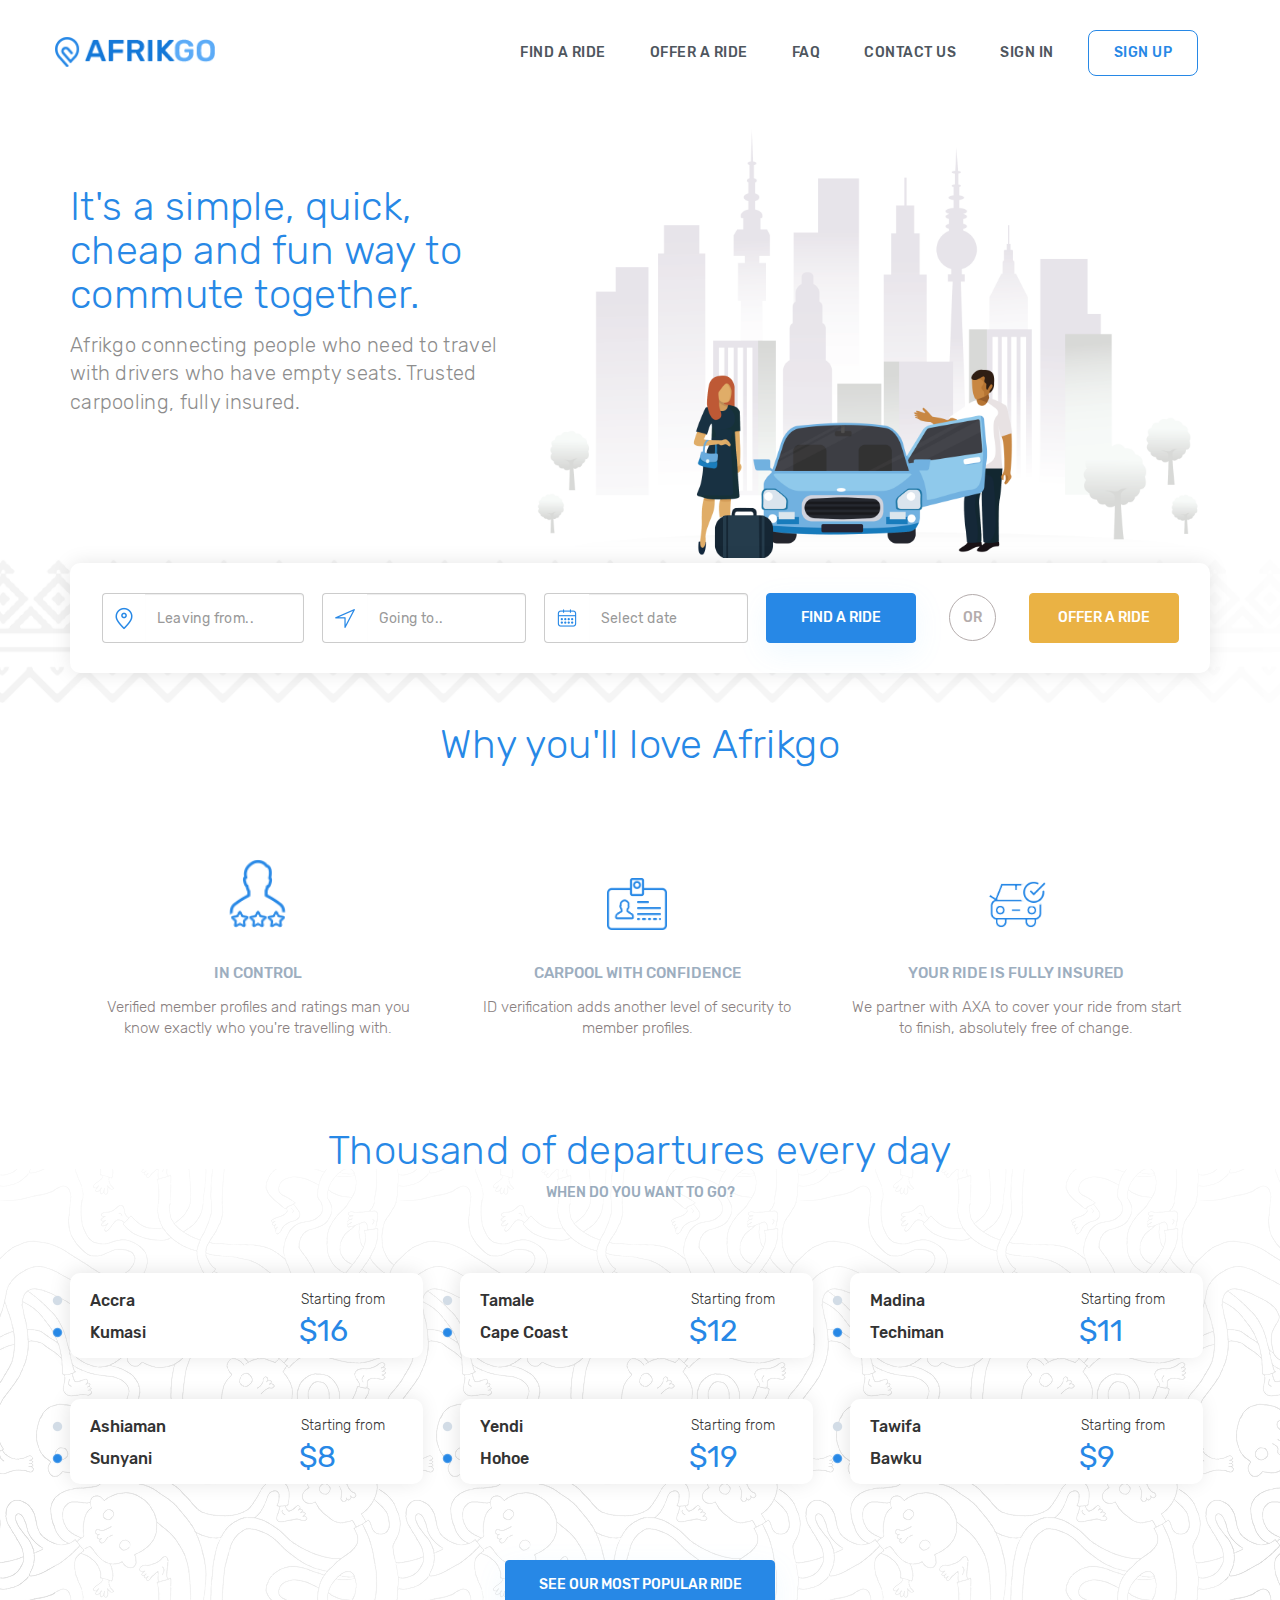
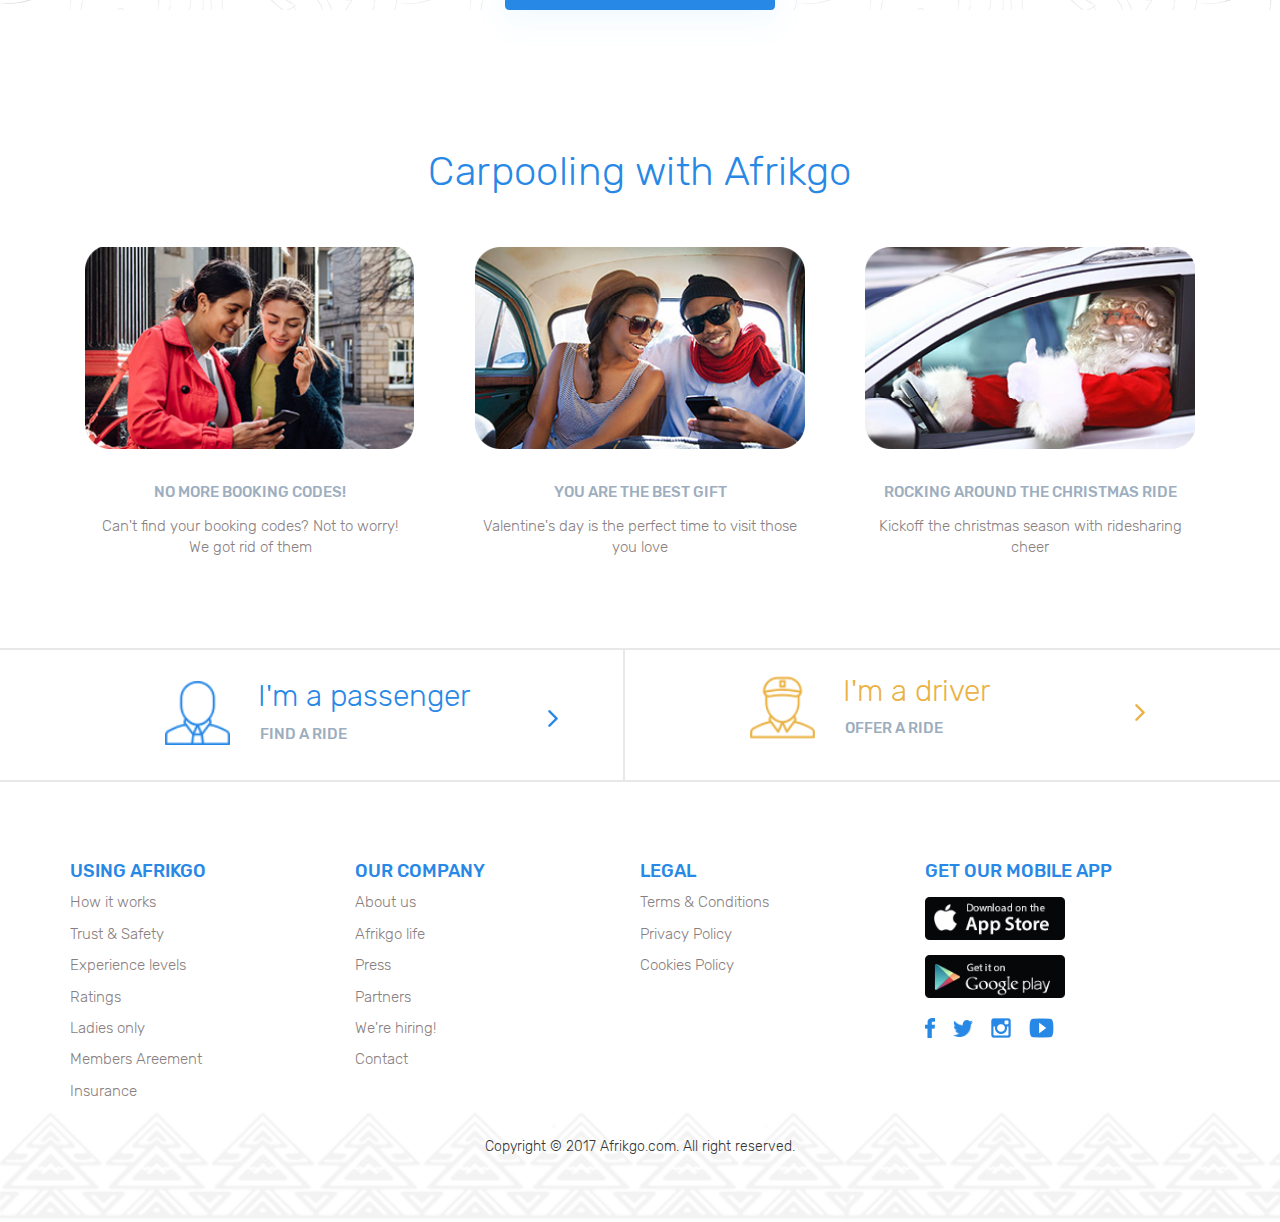
<file: index.html>
<!DOCTYPE html>
<html lang="en">
    <head>    
        <title>AFRIKGO | Index</title>
        
        <!-- Meta Tags -->
        <meta http-equiv="Content-Type" content="text/html; charset=UTF-8" />
        <meta name="description" content="">
        <meta name="keywords" content="">
        <meta name="author" content="">
        <meta name="viewport" content="width=device-width, initial-scale=1">
        
        <!-- Icon -->
        <link rel="shortcut icon" href="images/icons/logo2.png">
        <link rel="icon" sizes="130x128" href="images/icons/logo2.png">
        <link rel="apple-touch-icon" sizes="130x128" href="images/icons/logo2.png">
        
        <!-- Stylesheets -->
        <link rel="stylesheet" type="text/css" href="vendor/bootstrap-3.3.7/css/bootstrap.min.css">
        <link rel="stylesheet" type="text/css" href="css/main.css">
        
    </head>
    <body>
        
        <!-- Header content, like navbar menu, hero, slider, etc -->
        <header>
				<div class="container">
					<!-- Menu Atas -->
					<div class="row">
					  <nav class="navbar navbar-default nav-menu nav-top">
						<!-- Brand and toggle get grouped for better mobile display -->
						<div class="navbar-header">
						  <button type="button" class="navbar-toggle collapsed" data-toggle="collapse" data-target="#bs-example-navbar-collapse-1" aria-expanded="false">
							<span class="sr-only">Toggle navigation</span>
							<span class="icon-bar"></span>
							<span class="icon-bar"></span>
							<span class="icon-bar"></span>
						  </button>
							<!-- Styling logo -->
							<img src="images/icons/logo.png" class="img-responsive logo" width="160" height="40" alt="Afrikgo Logo">
						</div>

						<!-- Collect the nav links, forms, and other content for toggling -->
						<div class="collapse navbar-collapse" id="bs-example-navbar-collapse-1">
						  <ul class="nav navbar-nav navbar-menu navbar-right">
							<li><a href="#">FIND A RIDE</a></li>
							<li><a href="#">OFFER A RIDE</a></li>
							<li><a href="#">FAQ</a></li>
							<li><a href="#">CONTACT US</a></li>
							<li><a href="#">SIGN IN</a></li>
							<li><a href="#" class="nav-button hidden-xs">SIGN UP</a></li>
						  </ul>
						</div><!-- /.navbar-collapse -->
						<a href="#" class="nav-button visible-xs">SIGN UP</a>
					  </nav>
					</div>
					
					<!-- Title Page -->
					<div class="row">
						<div class="col-xs-12">
							<div class="headline">
							  <h2 class="title">It's a simple, quick, cheap and fun way to commute together.</h2>
							  <p class="caption">Afrikgo connecting people who need to travel with drivers who have empty seats. Trusted carpooling, fully insured.</p>
							</div>
							<img src="images/photos/ilu.png" class="img-header img-responsive" width="40" height="40" alt="Header Images">
					  </div>
					</div>
				</div>
				<!-- Input Box -->
				<div class="img-back">
					<div class="container">
						<div class="row">
							<div class="col-xs-12">
								<div class="input-box input-back">
									<form class="form-inline">
										<div class="input-group">
										  <span class="input-group-addon" id="basic-addon1"><img src="images/icons/map.png"></span>
										  <input type="text" class="form-control" placeholder="Leaving from.." aria-describedby="basic-addon1">
										</div>
										<div class="input-group">
										  <span class="input-group-addon" id="basic-addon1"><img src="images/icons/send.png"></span>
										  <input type="text" class="form-control" placeholder="Going to.." aria-describedby="basic-addon1">
										</div>
										<div class="input-group">
										  <span class="input-group-addon" id="basic-addon1"><img src="images/icons/date.png"></span>
										  <input type="text" class="form-control" placeholder="Select date" aria-describedby="basic-addon1">
										</div>
											<input type="submit" class="btn btn-blue" value="FIND A RIDE">
												<i class="circle">OR</i>
											<div class="circle-border">	
												<input type="submit" class="btn btn-orange" value="OFFER A RIDE">
											</div>
									</form>
								</div>
						  </div>
						</div>
					</div>
				</div>
		</header> 
        
        <!-- Section content, like gallery, testimonial, contact form, etc -->
        <section>
			<div class="container">
				<div class="row">
					<div class="col-xs-12">
						<div class="title-item">
						  <h2 class="title">Why you'll love Afrikgo</h2>
						</div>
					</div>
				</div>
				
				<!-- List Item -->
				<div class="row">
					<div class="col-xs-12">
						<div class="item">
							<img src="images/icons/shape1.png" width="60" height="40" alt="IN CONTROL" class="img-responsive content-img">
							<h6>IN CONTROL</h6>
							<p>Verified member profiles and ratings man you know exactly who you're travelling with.</p>
						</div>
						<div class="item">
							<img src="images/icons/shape2.png" width="60" height="40" alt="CARPOOL WITH CONFIDENCE" class="img-responsive content-img">
							<h6>CARPOOL WITH CONFIDENCE</h6>
							<p>ID verification adds another level of security to member profiles.</p>
						</div>
						<div class="item">
							<img src="images/icons/shape3.png" width="60" height="40" alt="YOUR RIDE IS FULLY INSURED" class="img-responsive content-img">
							<h6>YOUR RIDE IS FULLY INSURED</h6>
							<p>We partner with AXA to cover your ride from start to finish, absolutely free of change.</p>
						</div>
					</div>
				</div>
			</div>
			
			<div class="panel-content panel-second">
				<div class="container">
					<div class="row">
						<div class="col-xs-12">
							<div class="title-item title-second">
							  <h2 class="title">Thousand of departures every day</h2>
							  <p> WHEN DO YOU WANT TO GO?</p>
							</div>
						</div>
						<div class="panel-back">
							<div class="col-lg-4 list-panel">
								<div class="media-content">
									<li class="list-content-1">Accra</li>
									<p>Starting from</p>
									<li class="list-content-2">Kumasi</li>
									<h2>$16</h2>
								</div>
								<div class="media-content">
									<li class="list-content-1">Ashiaman</li>
									<p>Starting from</p>
									<li class="list-content-2">Sunyani</li>
									<h2>$8</h2>
								</div>
							</div>
							<div class="col-lg-4 list-panel">
									<div class="media-content">
											<li class="list-content-1">Tamale</li>
											<p>Starting from</p>
											<li class="list-content-2">Cape Coast</li>
											<h2>$12</h2>
									</div>
									<div class="media-content">
											<li class="list-content-1">Yendi</li>
											<p>Starting from</p>
											<li class="list-content-2">Hohoe</li>
											<h2>$19</h2>
									</div>
							</div>
							<div class="col-lg-4 list-panel">
									<div class="media-content">
											<li class="list-content-1">Madina</li>
											<p>Starting from</p>
											<li class="list-content-2">Techiman</li>
											<h2>$11</h2>
									</div>
									<div class="media-content">
											<li class="list-content-1">Tawifa</li>
											<p>Starting from</p>
											<li class="list-content-2">Bawku</li>
											<h2>$9</h2>
									</div>
								</div>
							</div>
							<div class="panel-button">
								<button class="btn btn-blue button">SEE OUR MOST POPULAR RIDE</button>
							</div>
					</div>
				</div>
			</div>
			
			<!-- Thumbnail -->
			<div class="container">
				<div class="row">
					<div class="col-xs-12">
						<div class="title-item title-third">
						  <h2 class="title">Carpooling with Afrikgo</h2>
						</div>
					</div>
					<div class="col-lg-4">
						<div class="item-2 img-responsive">
							<img src="images/photos/img1.png"  width="330" height="40" alt="Thumbnail" class="img-responsive content-img">
							<h6>NO MORE BOOKING CODES!</h6>
							<p>Can't find your booking codes? Not to worry! We got rid of them</p>
						</div>
					</div>
					<div class="col-lg-4">
						<div class="item-2 img-responsive">
							<img src="images/photos/img2.png" width="330" height="40" alt="Thumbnail" class="img-responsive content-img">
							<h6>YOU ARE THE BEST GIFT  </h6>
							<p>Valentine's day is the perfect time to visit those you love</p>
						</div>
					</div>
					<div class="col-lg-4">
						<div class="item-2 img-responsive">
							<img src="images/photos/img3.png" width="330" height="40" alt="Thumbnail" class="img-responsive content-img">
							<h6>ROCKING AROUND THE CHRISTMAS RIDE</h6>
							<p>Kickoff the christmas season with ridesharing cheer</p>
						</div>
					</div>
				</div>
			</div>
			
			<div class="media-inline customer">
				<div class="container">
					<div class="row">
						<div class=" col-lg-6">
								<div class="media-object img-responsive">
									<img src="images/icons/passenger.png" width="65" height="40" alt="Passenger" class="img-responsive content-img">
									<p>I'm a passenger</p>
									<h2>FIND A RIDE</h2>
									<img src="images/icons/arrow1.png"  alt="Arrow 1" class="img-responsive arrow content-img">
								</div>
						</div>
						<div class=" col-lg-6">
								<div class="media-object no-border img-responsive">
									<img src="images/icons/driver.png"  width="65" height="40" alt="Driver" class="img-responsive content-img">
									<h3>I'm a driver</h3>
									<h2>OFFER A RIDE</h2>
									<img src="images/icons/arrow2.png"  alt="Arrow 2" class="img-responsive arrow content-img">
								</div>
						</div>
					</div>
				</div>
			</div>
		</section>
		
        
        <!-- Footer content, like bottom navbar menu, copyright, etc -->
        <footer>
			<div class="container footer">
				<div class="row">
					<div class="col-xs-12">
						<div class="list-footer">
							<h4>USING AFRIKGO</h4>
							<p>How it works</p>
							<p>Trust & Safety</p>
							<p>Experience levels</p>
							<p>Ratings</p>
							<p>Ladies only</p>
							<p>Members Areement</p>
							<p>Insurance</p>
						</div>
						<div class="list-footer">
							<h4>OUR COMPANY</h4>
							<p>About us</p>
							<p>Afrikgo life</p>
							<p>Press</p>
							<p>Partners</p>
							<p>We're hiring!</p>
							<p>Contact</p>
						</div>
						<div class="list-footer">
							<h4>LEGAL</h4>
							<p>Terms & Conditions</p>
							<p>Privacy Policy</p>
							<p>Cookies Policy</p>
						</div>
						<div class="list-footer">
							<h4>GET OUR MOBILE APP</h4>
							<img src="images/photos/app.png" width="140" height="40" alt="App Store" class="img-responsive get-app">
							<img src="images/photos/play.png" width="140" height="40" alt="Play Store" class="img-responsive get-app">
							<img src="images/icons/facebook.png" width="10" height="10" alt="facebook" class="img-responsive sosial-icon">
							<img src="images/icons/twitter.png" width="20" height="10" alt="twitter" class="img-responsive sosial-icon">
							<img src="images/icons/instagram.png" width="20" height="10" alt="instagram" class="img-responsive sosial-icon">
							<img src="images/icons/youtube.png" width="25" height="10" alt="youtube" class="img-responsive sosial-icon">
						</div>
					</div>
				</div>
			</div>
			
			<!-- Copyright -->
			<div class="footer-back">
				<div class="container">
					<div class="row">
						<div class="col-xs-12">
							<p class="copyright">Copyright &copy; 2017 Afrikgo.com. All right reserved.</p>
						</div>
					</div>
				</div>
			</div>
		</footer>
        
        
        <!-- Javascript -->
        <!-- JQuery -->
        <script type="text/javascript" src="vendor/jquery.3.2.1/jquery.min.js"></script>
        
        <!-- Bootstrap or other framework -->
        <script type="text/javascript" src="vendor/bootstrap-3.3.7/js/bootstrap.min.js"></script>
        
        <!-- Retina (only for retina design, you can remove it if this plugin used) -->
        
        <!-- Plugin, like owl carousel, bootstrap rating, lightbox -->
        
        <!-- Your own JS code -->
        
    </body>
</html>
</file>
<file: css/main.css>
/* --- General Styles --- */

/* Font Smoothing */
html {
    text-rendering: optimizeLegibility !important;
    -webkit-font-smoothing: antialiased !important;
    -moz-font-smoothing: antialiased !important;
    font-smoothing: antialiased !important;
}

/* List */
ul{
    -webkit-padding-start: 0;
    -moz-padding-start: 0px;
    -ms-padding-start: 0px;
    -o-padding-start: 0px;
    list-style: none;
    text-align: left;
}

/* - Body - */
body{
	font-family: 'Rubik Regular';
	font-family: 'Rubik light';
	font-family: 'Rubik medium';
}

/* - Font Family - */
@font-face {
  font-family: 'Rubik Regular';
  src: url('../fonts/regular/rubikregular.eot'); /* IE9 Compat Modes */
  src: url('../fonts/regular/rubikregular.eot?#iefix') format('embedded-opentype'), /* IE6-IE8 */
       url('../fonts/regular/rubikregular.woff') format('woff'), /* Pretty Modern Browsers */
       url('../fonts/regular/rubikregular.ttf')  format('truetype'), /* Safari, Android, iOS */
       url('../fonts/regular/rubikregular.svg#rubikregular') format('svg'); /* Legacy iOS */
}
@font-face {
  font-family: 'Rubik light';
  src: url('../fonts/light/rubiklight.eot'); /* IE9 Compat Modes */
  src: url('../fonts/light/rubiklight.eot?#iefix') format('embedded-opentype'), /* IE6-IE8 */
       url('../fonts/light/rubiklight.woff') format('woff'), /* Pretty Modern Browsers */
       url('../fonts/light/rubiklight.ttf')  format('truetype'), /* Safari, Android, iOS */
       url('../fonts/light/rubiklight.svg#rubiklight') format('svg'); /* Legacy iOS */
}
@font-face {
  font-family: 'Rubik medium';
  src: url('../fonts/medium/rubikmedium.eot'); /* IE9 Compat Modes */
  src: url('../fonts/medium/rubikmedium.eot?#iefix') format('embedded-opentype'), /* IE6-IE8 */
       url('../fonts/medium/rubikmedium.woff') format('woff'), /* Pretty Modern Browsers */
       url('../fonts/medium/rubikmedium.ttf')  format('truetype'), /* Safari, Android, iOS */
       url('../fonts/medium/rubikmedium.svg#rubikmedium') format('svg'); /* Legacy iOS */
}

/* --- Media Queries --- */

/* - Navigation Menu - */
.nav-menu{
  background-color: transparent;
  border-color: transparent;
  border: none;
  min-height: inherit;
}
.nav-menu .navbar-menu li a{
  font-family: 'Rubik medium';
  font-size : 14px;
  letter-spacing : 0.5px;
}
.nav-menu .navbar-menu > .active > a,
.nav-menu .navbar-menu > .active > a:focus,
.nav-menu .navbar-menu > .active > a:hover{
  font-family: "Nunito Sans Bold", Fallback, sans-serif;
}
.navbar-brand{
  font-family: "Nunito Sans Semibold", Fallback, sans-serif;
  font-size: 18px;
  font-weight: 600;
  letter-spacing: 0.3px;
}

/* Top Navigation Menu */
.nav-top{
  margin-bottom: 25px;
}
.nav-top .navbar-brand{
  color: #fff;
  margin-top: 30px;
  margin-bottom: 30px;
  height: auto;
}
.nav-top .navbar-brand:hover,
.nav-top .navbar-brand:focus{
  color: #fff;
}
.nav-top .navbar-menu li{
  padding-top: 25px;
  padding-bottom: 25px;
  border-top: 3px solid transparent;
  margin-left: 12px;
  margin-right: 12px;
}
.nav-top .navbar-menu li a{
  color : #4e565e;
  padding-left: 10px;
  padding-right: 10px;
}
.nav-top .navbar-menu > li.active{
  border-top-color: #fff;
}
.nav-top .navbar-menu > li > a:focus,
.nav-top .navbar-menu > li > a:hover,
.nav-top .navbar-menu > .active > a,
.nav-top .navbar-menu > .active > a:focus,
.nav-top .navbar-menu > .active > a:hover{
  opacity: 1;
  background: transparent;
  border-bottom: 2px solid #4e565e;
  width:100%;
  text-align:center;
}
.nav-top .nav-button,
.nav-top .navbar-menu > li > a.nav-button{
  font-family: 'Rubik medium';
  font-size: 14px;
  letter-spacing: 0.5px;
  padding: 12px 25px;
  margin-top: 2px;
  margin-bottom: 2px;
  border: 1.3px solid #2788e6;
  opacity: 1;
  color: #2788e6;
  border-radius: 8px;
}
.nav-top .nav-button:hover,
.nav-top .nav-button:focus,
.nav-top .navbar-menu > li > .nav-button:hover,
.nav-top .navbar-menu > li > .nav-button:focus{
  font-family: 'Rubik medium';
  font-size: 14px;
  letter-spacing: 0.5px;
  padding: 12px 25px;
  margin-top: 2px;
  margin-bottom: 2px;
  border: 1.3px solid #2788e6;
  opacity: 1;
  color: #fff;
  border-radius: 8px;
  background: #2788e6;
}
.navbar-right{
  margin-right: -6%;
  float: right!important;
}

/* Footer Menu */
.nav-footer .navbar-brand{
  margin-bottom: 0;
}
.nav-footer .nav-logo{
  padding-left: 0;
}
.nav-footer .nav-menu{
  padding-right: 0;
}
.nav-footer .navbar-menu{
  margin: auto -15px;
}
.nav-footer .navbar-menu > li{
  display: inline-block;
  padding: 15px;
}
.nav-footer .navbar-menu > li > a {
  color: #404852;
}
.nav-footer .navbar-menu > .active > a,
.nav-footer .navbar-menu > .active > a:focus,
.nav-footer .navbar-menu > .active > a:hover{
  color: #187abf;
}


/* - Styling Logo - */
.logo{
	margin-left:-30%;
	margin-top: 23%;
}

/* Headline */
.headline{
  text-align: left;
  margin-top: 5%;
  margin-bottom: 25px;
  float:left;
  display:inline-block;
  width:40%;
}
.headline .title{
  font-family: 'Rubik light';
  letter-spacing : 0.4px;
  margin-top: 0;
  color:#2788e6;
  font-size:40px;
  width: 90%;
}
.headline .caption{
  font-family: 'Rubik light';
  letter-spacing: 0.3px;
  opacity: 0.9;
  color:#818181;
  font-size:20px;
  width: 103%;
  margin-top:3%;
}
.img-header{
  width:60%;
  float:left;
  display:inline-block;
}
.img-back{
  background: url(../images/backgrounds/back3.png) 100% no-repeat;
  background-size: cover;
  background-position:center center;
}

/* - Input Box */
.form-inline .form-group{
  margin-right: 10px;
  font-family: 'Rubik Regular';
}
.form-inline .form-control{
  width: 200px;
}
.form-inline{
  padding-top: 30px;
  padding-bottom: 30px;
  background: #fff;
  border-radius: 10px;
  box-shadow: 0px 0px 20px 0 rgba(0, 0, 0, 0.1);
  width:100%;
  text-align:center;
  margin-top:-25px;
}
.form-control {
  height: 50px;
  font-family: 'Rubik Regular';
  letter-spacing: 0.4px;
}
.input-back{
  background: rgba(255,255,255,0.2);
  padding-top: 30px;
  padding-bottom: 30px;
}
.form-inline .input-group>.form-control {
  width: 80%;
  border-left: none;
}
.form-inline .input-group{
  margin-right: -25px;
}
.form-inline .input-group .form-control, .form-inline .input-group .input-group-addon, .form-inline .input-group .input-group-btn{
  background:#fff;
}

/* Buttons */
.btn{
  height:50px;
  color:#fff;
}
.btn-orange{
  background-color: #eab244;
  border-color: #eab244;
  font-family: 'Rubik medium';
  width:150px;
}
.btn-orange:hover,
.btn-orange:focus{
  color: #fff;
  box-shadow: 0 10px 50px 0 rgba(243, 151, 72, 0.7);
  font-family: 'Rubik medium';
}
.btn-blue{
  background-color: #2788e6;
  box-shadow: 0 10px 30px 0 rgba(97, 197, 255, 0.1);
  border-color: #2788e6;
  font-family: 'Rubik medium';
  width:150px;
}
.btn-blue:hover,
.btn-blue:focus{
  color: #fff;
  box-shadow: 0 10px 50px 0 rgba(97, 197, 255, 0.61);
  font-family: 'Rubik medium';
}
.circle{
  color: #b4acac;
  padding: 13px;
  font-family: 'Helvetica', sans-serif;
  font-size: 14px;
  border-radius: 25px;
  border: 1px solid #b4acac;
  margin-right: 30px;
  margin-left: 30px;
  font-style: normal;
  width: 47px;
  height: 47px;
  background-color: #fff;
  display: inline-block;
  font-family: 'Rubik medium';
 }
.circle-border{
  display:inline-block;
  width:auto;
}
 
/* - Title Item - */
.title-item{
  text-align: center;
  margin-bottom: 25px;
  float:left;
  display:inline-block;
  width:100%;
}
.title-item .title{
  font-family: 'Rubik light';
  letter-spacing : 0.4px;
  color:#2788e6;
  font-size:40px;
  width: 100%;
}
.title-item p{
  font-family: 'Rubik medium';
  color:#9aacbd;
}
.title-second{
  margin-top:-60px;
}
.title-third{
  margin-top:120px;
}

/* - Item - */
.item{
  text-align:center;
  display:inline-block;
  width:33%;
  margin-top:5%;
}
.item h6{
  font-family: 'Rubik medium';
  color:#9daebf;  
  font-size:15px;
  margin-top: 35px;

}
.item p{
  margin-left: 6%;
  margin-right: 6%;
  font-family: 'Rubik light';
  color:#897f7f;
  font-size: 15px;
  margin-top:15px;
}
.item-2{
  width:100%;
  text-align:center;
  margin-top:5%;
  display:inline-block;
}
.item-2 h6{
  font-family: 'Rubik medium';
  color:#9daebf;  
  font-size:15px;
  margin-top: 35px;

}
.item-2 p{
  margin-left: 6%;
  margin-right: 6%;
  font-family: 'Rubik light';
  color:#897f7f;
  font-size: 15px;
  margin-top:15px;
}

/* - Media Content - */
.media-content{
  width:auto;
  display:inline-block;
  background-color:#fff;
  box-shadow: -2px -1px 20px 0 rgba(0, 0, 0, 0.1);
  height:85px;
  border-radius: 10px;
  margin-right: 2%;
  margin-top:35px;
  
}
.media-content li{
  font-family: 'Rubik medium';
  width:40%;
  float: left;
  font-size:16px;
  padding-top: 17px;
  padding-left: 20px;
}
.media-content p{
  font-family: 'Rubik light';
  display:inline-block;
  float: left;
  padding-left: 90px;
  padding-top: 17px;
}
.media-content h2{
  font-family: 'Rubik Regular';
  display: inline-block;
  color: #2788e6;
  float: left;
  margin: 0;
  margin-top: -5px;
  padding-left: 88px;
}
.list-content-1{
  list-style-image: url(../images/icons/list-1.png);
}
.list-content-2{
  list-style-image: url(../images/icons/list-2.png);
  margin-top: -15px;
}

/* - Button -*/
.button{
  width:23%;
  margin-top:70px;
}
.panel-button{
  width:100%;
  text-align: center;
  -webkit-box-shadow: inset 0px -600px 500px -500px #fff;
  box-shadow: inset 0px -500px 500px -500px #fff;
}

/* - Media Object - */
.media-object{
  display: inline-block;
  width: auto;
  border-right: 2px solid #e8e8e8;
  margin-top: -30px;
  height: 130px;
  margin-bottom: -30px;
  padding-top: 25px;
  margin-left: 95px;
}
.media-object p{
  display: inline-block;
  font-family: 'Rubik light';
  font-size: 30px;
  color: #2788e6;
  padding-left: 25px;
  width: 75%;
  margin: 0;
}
.media-object h2{
  display:inline-block;
  font-family: 'Rubik medium';
  font-size:15px;
  color:#9cadbe;
  margin:0;
  padding-left: 95px;
}
.media-object h3{
  display:inline-block;
  font-family: 'Rubik light';
  font-size:30px;
  color:#eab244;
  padding-left: 25px;
  width: 75%;
  margin: 0;
}
.media-object img{
  margin-bottom: -20px;
}
.no-border{
  border-right:none;
}

/* - Arrow - */
.arrow{
  float: right;
  margin-top: -15px;
  padding-right: 65px;
}

/* - Media Inline - */
.media-inline{
  border-bottom:2px solid #e8e8e8;
  border-top:2px solid #e8e8e8;
  padding-top:30px;
  padding-bottom:30px;
  margin-top: 80px;
}
.border{
  margin:0;
  width:100%;
  padding-top:70px;
}

/* - List Footer - */
.list-footer{
  width:25%;
  float:left;
}
.list-footer h4{
  color:#2788e6;
  font-family: 'Rubik medium';
}
.list-footer p{
  font-family: 'Rubik light';
  color: #897f7f;
  font-size: 15px;
}

/* - Image - */
.content-img{
  display:inline;
}
.get-app{
  margin-top:15px;
}
.sosial-icon{
  display:inline;
  margin-top:20px;
  margin-right:15px;
}

/* - Panel content - */
.panel-content{
  background: url(../images/backgrounds/back1.png);
  -webkit-box-shadow: inset 0px -600px 500px -500px #fff;
  box-shadow: inset 0 600px 500px -500px #fff;
}
.panel-back{
  background-color: rgba(255,255,255,0.4);
}
.panel-second{
  margin-top:120px;
}


/* - Footer - */
.footer{
  padding-top:70px;	
}
.footer-back{
  background:url(../images/backgrounds/back2.png)no-repeat;
  background-size:cover;
}

/* - Copyright - */
.copyright{
  padding-top: 25px;
  font-family: 'Rubik light';
  width: 100%;
  text-align: center;
  height: 100px;
}




@-ms-viewport{
    width: device-width;
}

@media screen and (max-width: 1299px){
  /* - Styling Logo - */
  .logo{
    margin-left:0;
  }
  
  /* - Navbar - */
  .navbar-right{
    margin-right:0;
  }
}


@media screen and (max-width: 1199px){
  /* --- General Elements --- */
  /* - Content Container - */
  .container{
    width: auto;
  }
  
  /* - Panel Content - */
  .media-content {
    width: 40%;
}
	.list-panel{
  width:100%;
  text-align:center;
}

  /* - Input Box - */
  .form-inline .input-group {
    margin-right: 35px;
    padding-bottom: 30px;
}
}

@media screen and (max-width: 1001px){
	/* - Media Content - */
	.media-content {
    width: 44%;
	margin-right: 2%;
    margin-left: 2%;
}

	/* - Button - */
	.button {
    width: auto;
    margin-top: 70px;
}

	/* - Item - */
	.item {
    width: 100%;
    margin-top: 5%;
}

	/* - Input Box - */
	.form-inline .input-group {
    margin-right: 35px;
    padding-bottom: 30px;
}

	/* Headline */
	.headline .title {
    font-family: 'Rubik light';
    letter-spacing: 0.4px;
    margin-top: 0;
    color: #2788e6;
    font-size: 30px;
    width: 90%;
}
	.headline .caption {
    font-size: 20px;
}
}

@media screen and (max-width: 767px){
	
  /* - Styling Logo - */
  .logo{
    margin:15px;
  }
  
  /* --- General Elements --- */
  /* - Content Container - */
  .container {
    width: auto;
  }
  
  /* - Navbar - */
  .navbar-toggle {
    position: relative;
    float: right;
    padding: 9px 10px;
    margin-top: 15px;
    margin-right: 15px;
    margin-bottom: 8px;
    background-color: transparent;
    background-image: none;
    border: 1px solid transparent;
    border-radius: 4px;
}
	.navbar-right{
	margin-right: -5px;
    float: right!important;
    width:100%;
}
	.nav-top .nav-button,
    .nav-top .navbar-menu > li > a.nav-button{
	width:fit-content;
	margin-right:auto;
	margin-left:auto;
}
	.nav-top .navbar-menu li a {
    color: #4e565e;
    padding-left: 10px;
    padding-right: 10px;
    text-align: center;
}
	.nav-top .navbar-menu li {
	padding-bottom:0;
}

	

	/* Headline */
	.headline .title {
    font-family: 'Rubik light';
    letter-spacing: 0.4px;
    margin-top: 0;
    color: #2788e6;
    font-size: 25px;
    width: 90%;
}
	.headline .caption {
    font-size: 15px;
}

	/* - Input Box */
	.form-inline .input-group {
    margin-right: 0;
}

	.form-inline .input-group {
    width: 90%;
    padding-top: 15px;
    padding-bottom: 15px;
    margin-left: auto;
    margin-right: auto;
}

	.form-inline .input-group>.form-control {
    width: 100%;
    border-left: none;
}

	/* - Item - */
	.item {
    text-align: center;
    display: inline-block;
    width: 100%;
    margin-top: 5%;
}

	/* - Media Content - */
	.media-content {
    width: 44%;
    display: inline-block;
    background-color: #fff;
    box-shadow: -2px -1px 20px 0 rgba(0, 0, 0, 0.1);
    height: 85px;
    border-radius: 10px;
    margin-right: 2%;
    margin-top: 35px;
}

	.media-content li {
    font-family: 'Rubik medium';
    width: 40%;
    float: left;
    font-size: 14px;
    padding-top: 17px;
    padding-left: 20px;
}

	.media-object {
    display: inline-block;
    width: 85%;
    padding-top: 40px;
    padding-bottom: 30px;
    height: 170px;
	border-right:none;
}

	/* - Button - */
	.button {
    width: 50%;
    margin-top: 70px;
}

	/* - Footer - */
	.list-footer {
    width: 50%;
    float: left;
    height: 300px;
}
}

@media screen and (max-width: 705px){
	/* - Media Content - */
	.media-content p {
    font-family: 'Rubik light';
    display: inline-block;
    float: left;
    padding-left: 40px;
    padding-top: 17px;
}

	.media-content h2 {
    font-family: 'Rubik Regular';
    display: inline-block;
    color: #2788e6;
    float: left;
    margin: 0;
    margin-top: -5px;
    padding-left: 37px;
}
}

@media screen and (max-width: 644px){
	/* - Media Content - */
	.media-content li {
    font-family: 'Rubik medium';
    width: 40%;
    float: left;
    font-size: 12px;
    padding-top: 17px;
    padding-left: 20px;
}
}

@media screen and (max-width: 639px){
	/* - Headline - */
	.headline {
    width: 100%;
}
	.headline .caption {
    width: 100%;
}

	/* - Images - */
	.img-header {
    width: 100%;
}

	/* - Media Content - */
	.media-content {
    width: 60%;
	height:90px;
}

	/* - Media Object - */
	.media-object {
    display: inline-block;
    width: 100%;
    padding-top: 40px;
    padding-bottom: 30px;
    height: 170px;
    border-right: none;
	margin-left:0;
}

	/* - Button - */
	.button {
    width: 75%;
    margin-top: 70px;
}

}


@media screen and (max-width: 479px){
	/* - Media Object -*/
	.media-object p {
    display: inline-block;
    font-family: 'Rubik light';
    font-size: 30px;
    color: #2788e6;
    padding-left: 0;
    width: 100%;
    margin: 0;
	text-align:center;
	padding-top:30px;
}

	.media-object h2 {
    display: inline-block;
    font-family: 'Rubik medium';
    font-size: 15px;
    color: #9cadbe;
    margin: 0;
	text-align:center;
	width:100%;
    padding-left: 0px;
}

	.media-object{
	text-align:center;
	height:280px;
}

	.arrow{
	float:none;
	padding-right:0;
	margin-top:0px;
}

	.media-object h3 {
    display: inline-block;
    font-family: 'Rubik light';
    font-size: 30px;
    color: #eab244;
    padding-left: 0;
    width: 100%;
    margin: 0;
	padding-top:30px;
}

	/* - Media Content - */
	.media-content {
    width: 80%;
	height:90px;
}
}

@media screen and (max-width: 319px){
	/* - Button - */
	.btn-blue {
    width: 92%;
	margin-top:20px;
}
	.btn-orange {
    width: 100%;
	margin-top:20px;
}
	.circle{
	margin-top:20px;
	}
	
	/* - Media Content - */
	.media-content p {
    font-family: 'Rubik light';
    display: inline-block;
    float: left;
    padding-left: 0px;
    padding-top: 17px;
}

	.media-content h2 {
	padding-left:0px;
}

	.media-content li {
    font-family: 'Rubik medium';
    width: 50%;
    float: left;
    font-size: 12px;
    padding-top: 17px;
    padding-left: 5px;
}

	.media-object img {
    margin-bottom: -20px;
}

	/* - Footer - */
	.list-footer {
    width: 100%;
	height:auto;
}
}


/* --- Retina Settings --- */
@media
only screen and (-webkit-min-device-pixel-ratio: 2),
only screen and (   min--moz-device-pixel-ratio: 2),
only screen and (     -o-min-device-pixel-ratio: 2/1),
only screen and (        min-device-pixel-ratio: 2),
only screen and (                min-resolution: 192dpi),
only screen and (                min-resolution: 2dppx) {
    
    /* Header Background */
    header{
/*        background: url(../images/header-bg@2x.jpg) no-repeat;*/
    }
    
    /* Services */
}
</file>
